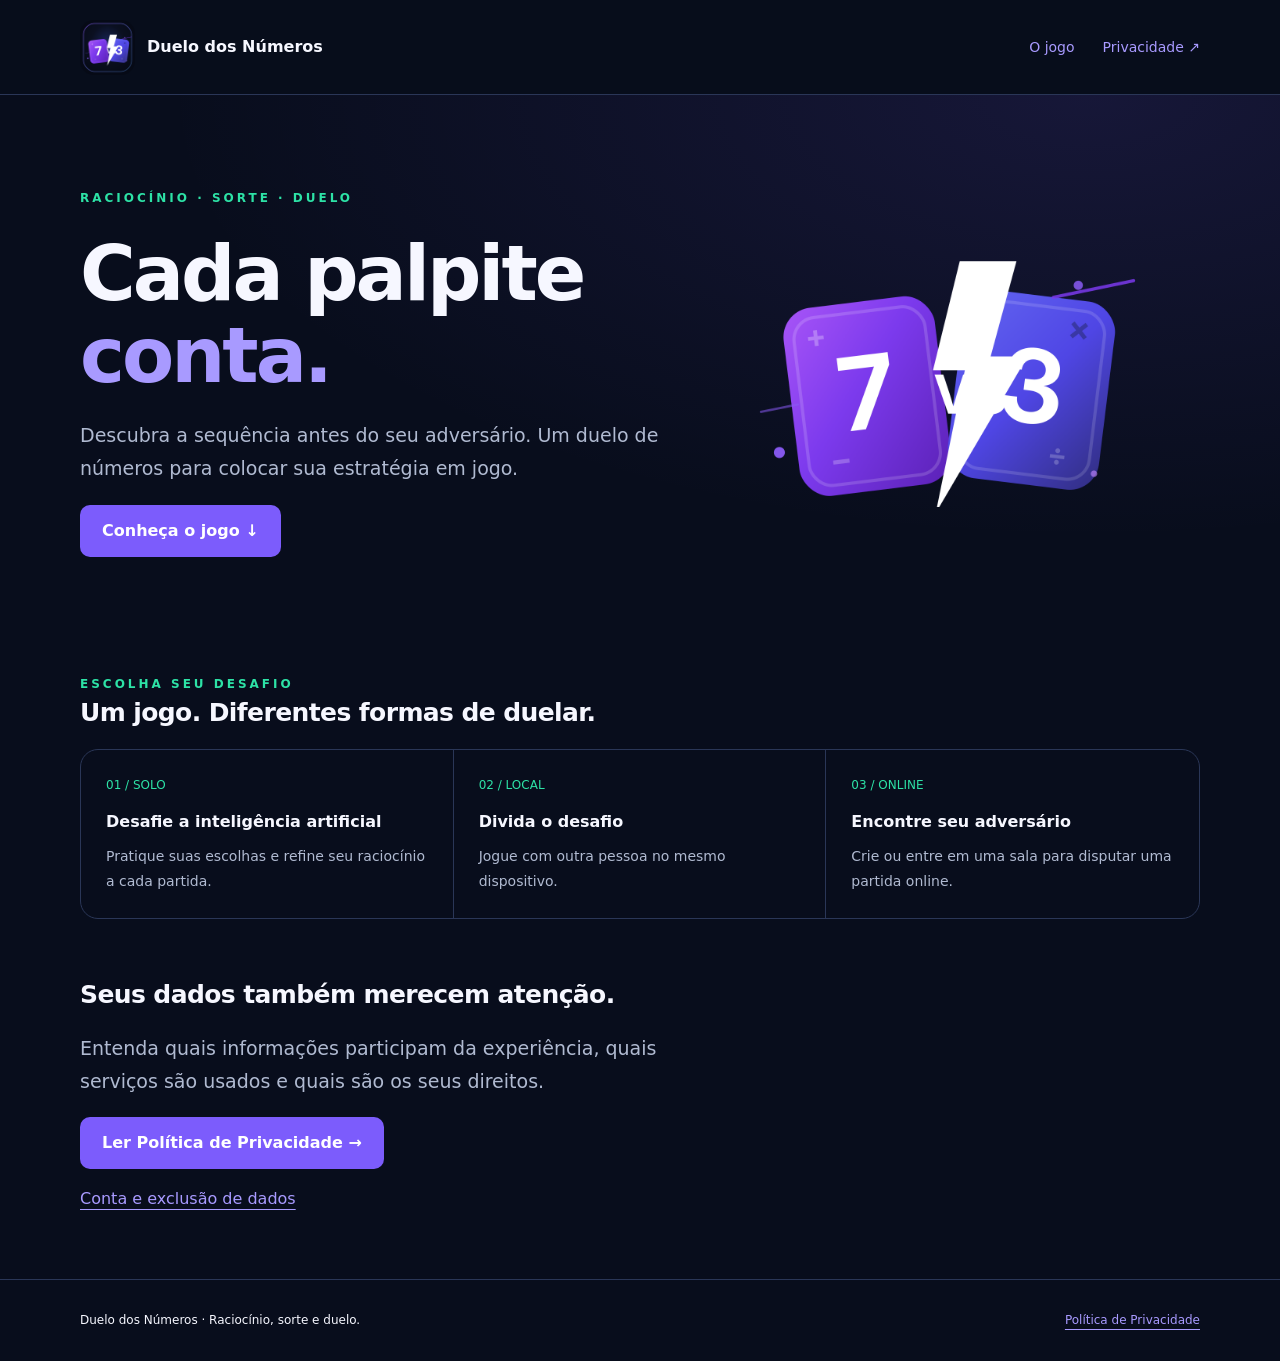
<file: index.html>
<!doctype html><html lang="pt-BR"><head><meta charset="utf-8"><meta name="viewport" content="width=device-width,initial-scale=1"><meta name="description" content="Duelo dos Números: raciocínio, sorte e duelo. Conheça o jogo e sua Política de Privacidade."><title>Duelo dos Números — Cada palpite conta</title><link rel="icon" href="assets/icon.png"><link rel="stylesheet" href="styles.css"></head><body><a class="skip" href="#conteudo">Pular para o conteúdo</a><header><div class="wrap"><a class="brand" href="index.html"><img src="assets/icon.png" alt="">Duelo dos Números</a><nav aria-label="Principal"><a href="#jogo">O jogo</a><a href="privacidade.html">Privacidade ↗</a></nav></div></header><main id="conteudo"><div class="hero"><div class="wrap game-hero"><div><span class="eyebrow">Raciocínio · Sorte · Duelo</span><h1>Cada palpite<br><span>conta.</span></h1><p class="lead">Descubra a sequência antes do seu adversário. Um duelo de números para colocar sua estratégia em jogo.</p><a class="action" href="#jogo">Conheça o jogo ↓</a></div><img src="assets/logo.png" alt="Logo Duelo dos Números"></div></div><section class="wrap intro-section" id="jogo"><span class="eyebrow">Escolha seu desafio</span><h2>Um jogo. Diferentes formas de duelar.</h2><div class="overview"><div><span class="num">01 / SOLO</span><b>Desafie a inteligência artificial</b><p>Pratique suas escolhas e refine seu raciocínio a cada partida.</p></div><div><span class="num">02 / LOCAL</span><b>Divida o desafio</b><p>Jogue com outra pessoa no mesmo dispositivo.</p></div><div><span class="num">03 / ONLINE</span><b>Encontre seu adversário</b><p>Crie ou entre em uma sala para disputar uma partida online.</p></div></div><h2>Seus dados também merecem atenção.</h2><p class="lead">Entenda quais informações participam da experiência, quais serviços são usados e quais são os seus direitos.</p><a class="action" href="privacidade.html">Ler Política de Privacidade →</a><p><a href="privacidade.html#exclusao">Conta e exclusão de dados</a></p></section></main><footer><div class="wrap"><span>Duelo dos Números · Raciocínio, sorte e duelo.</span><a href="privacidade.html">Política de Privacidade</a></div></footer></body></html>
</file>
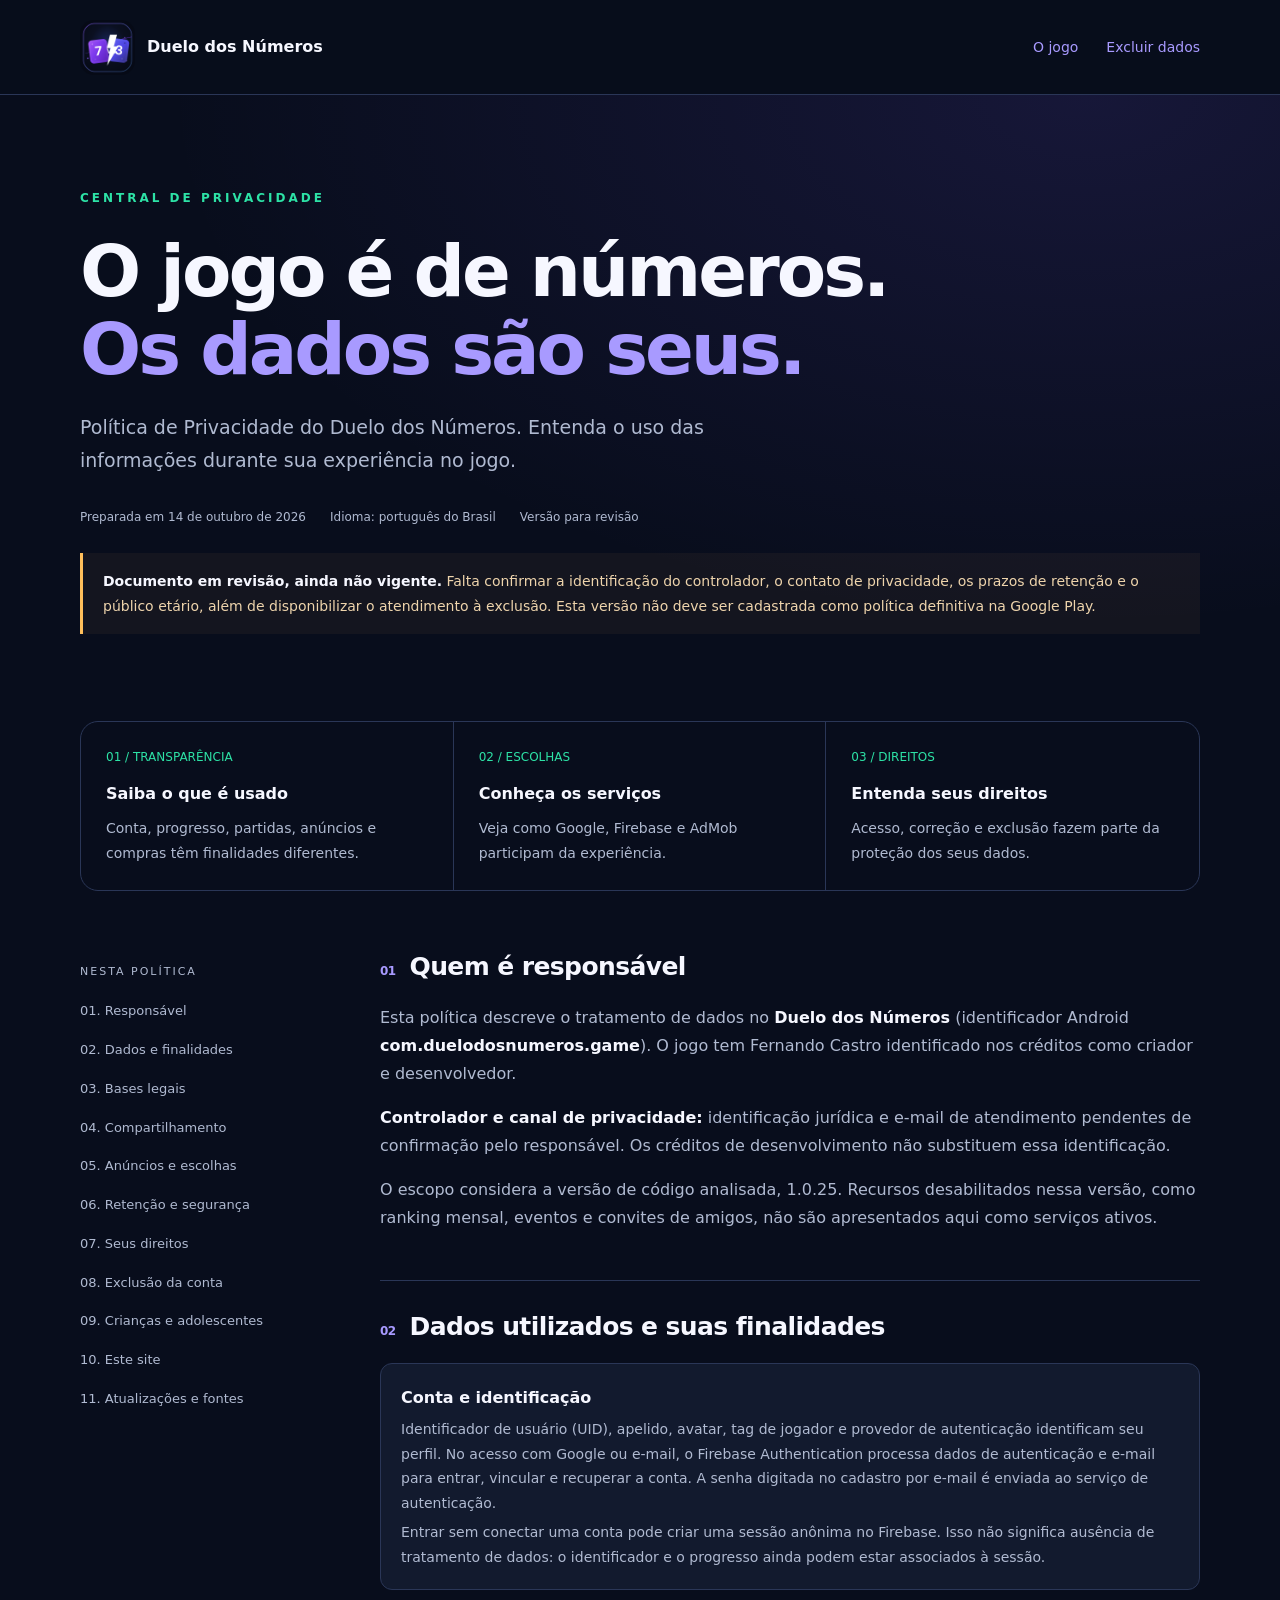
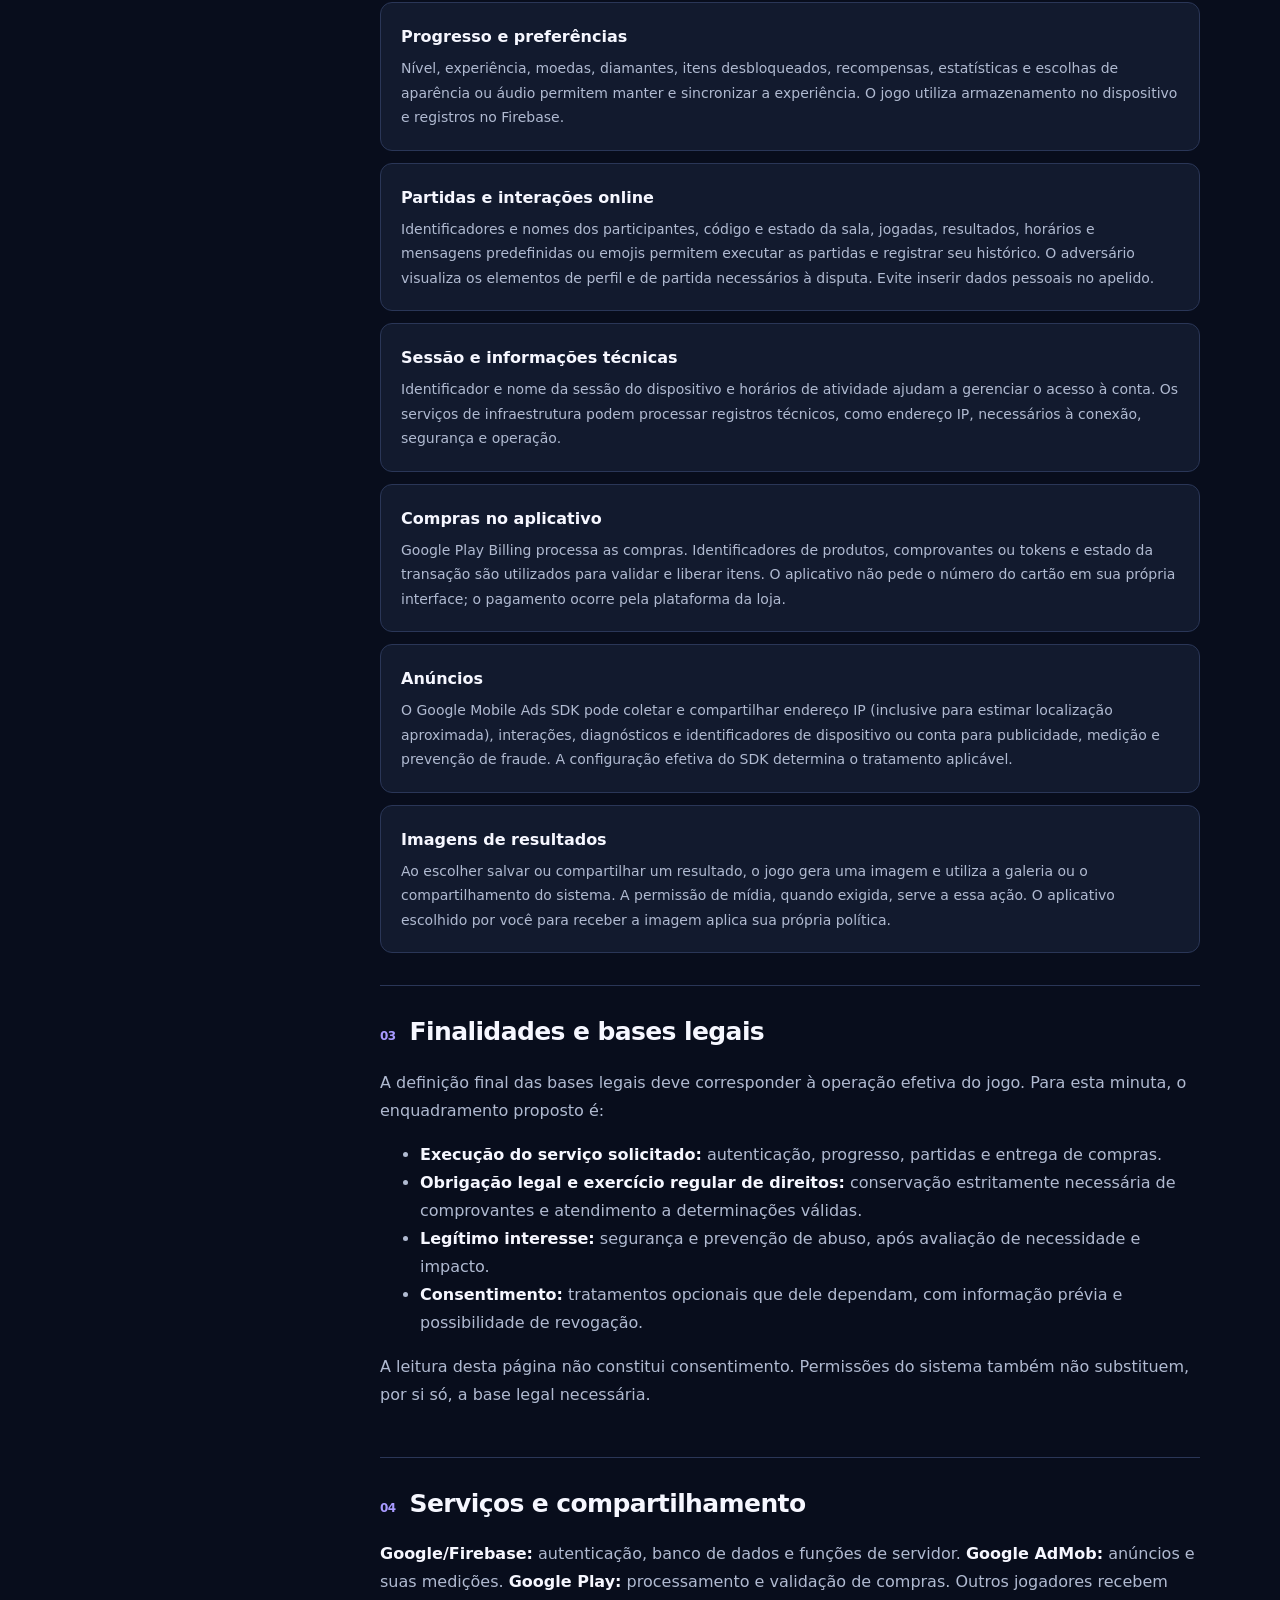
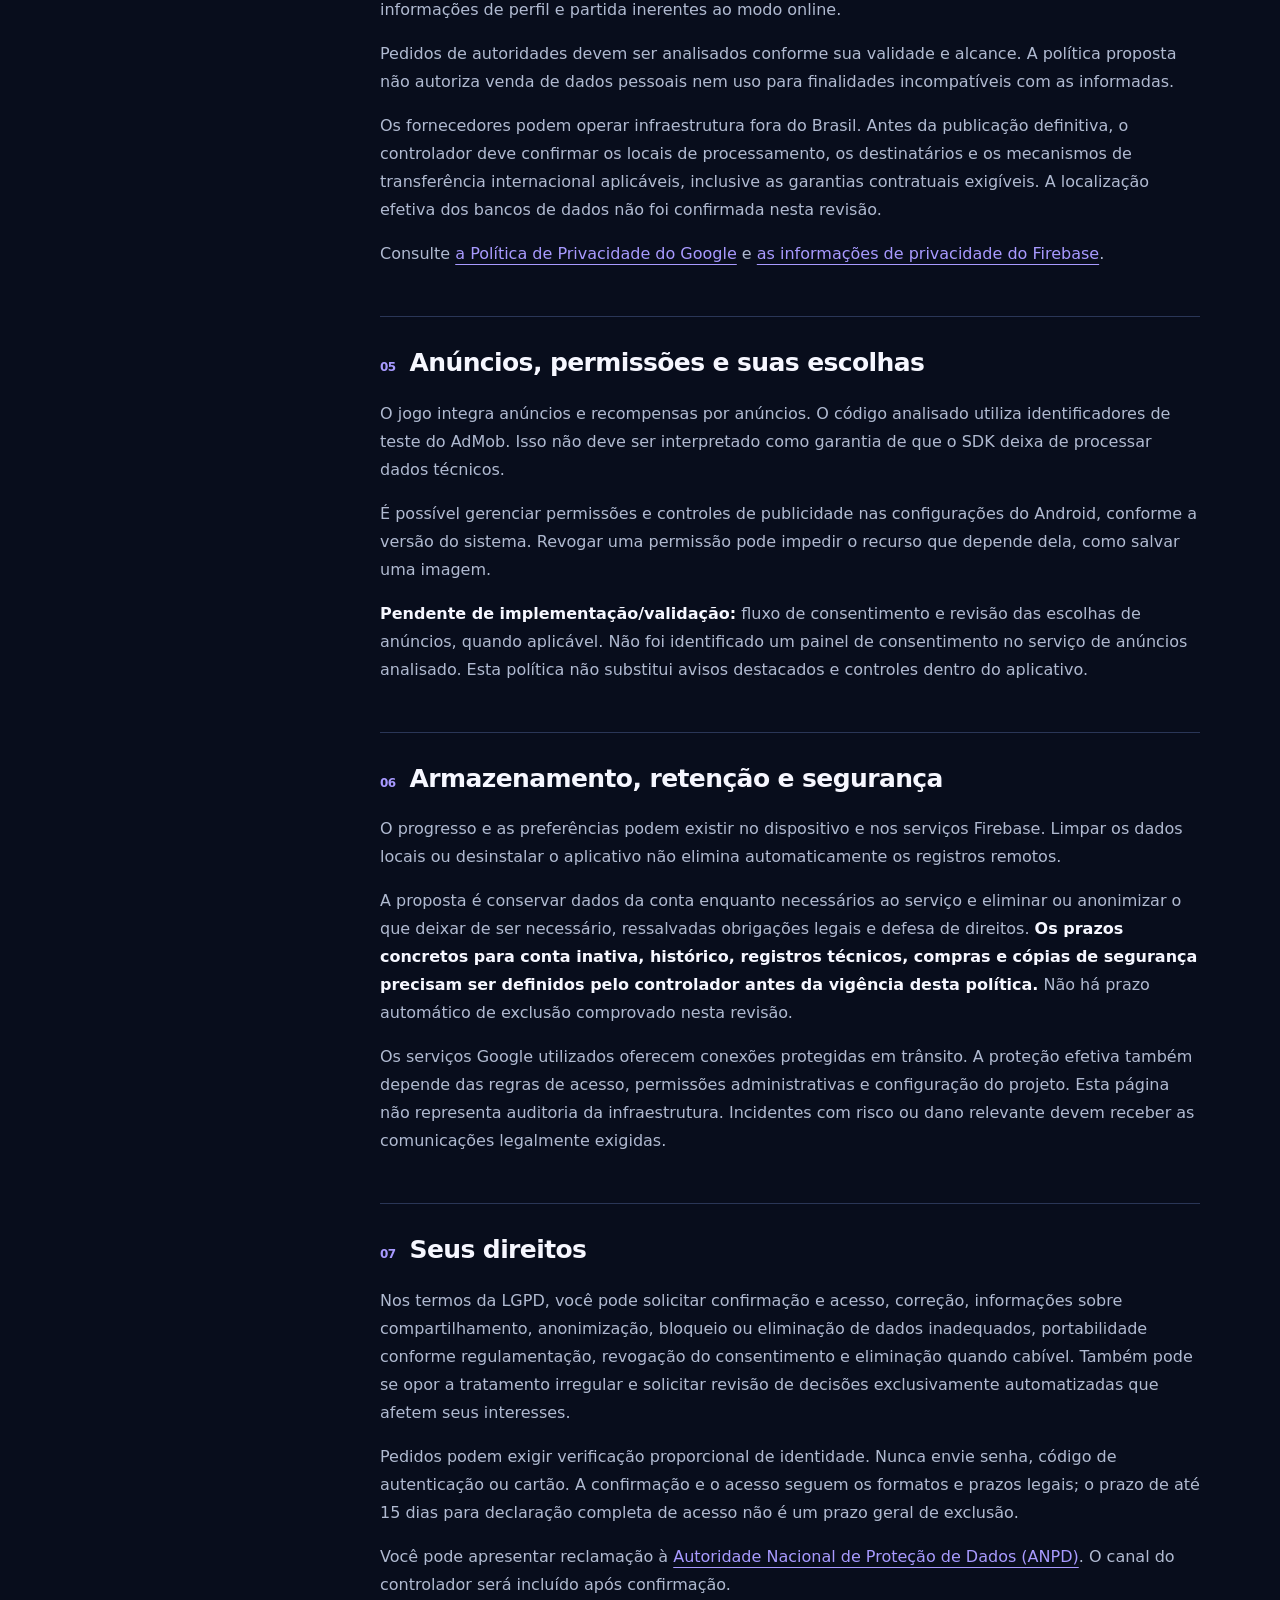
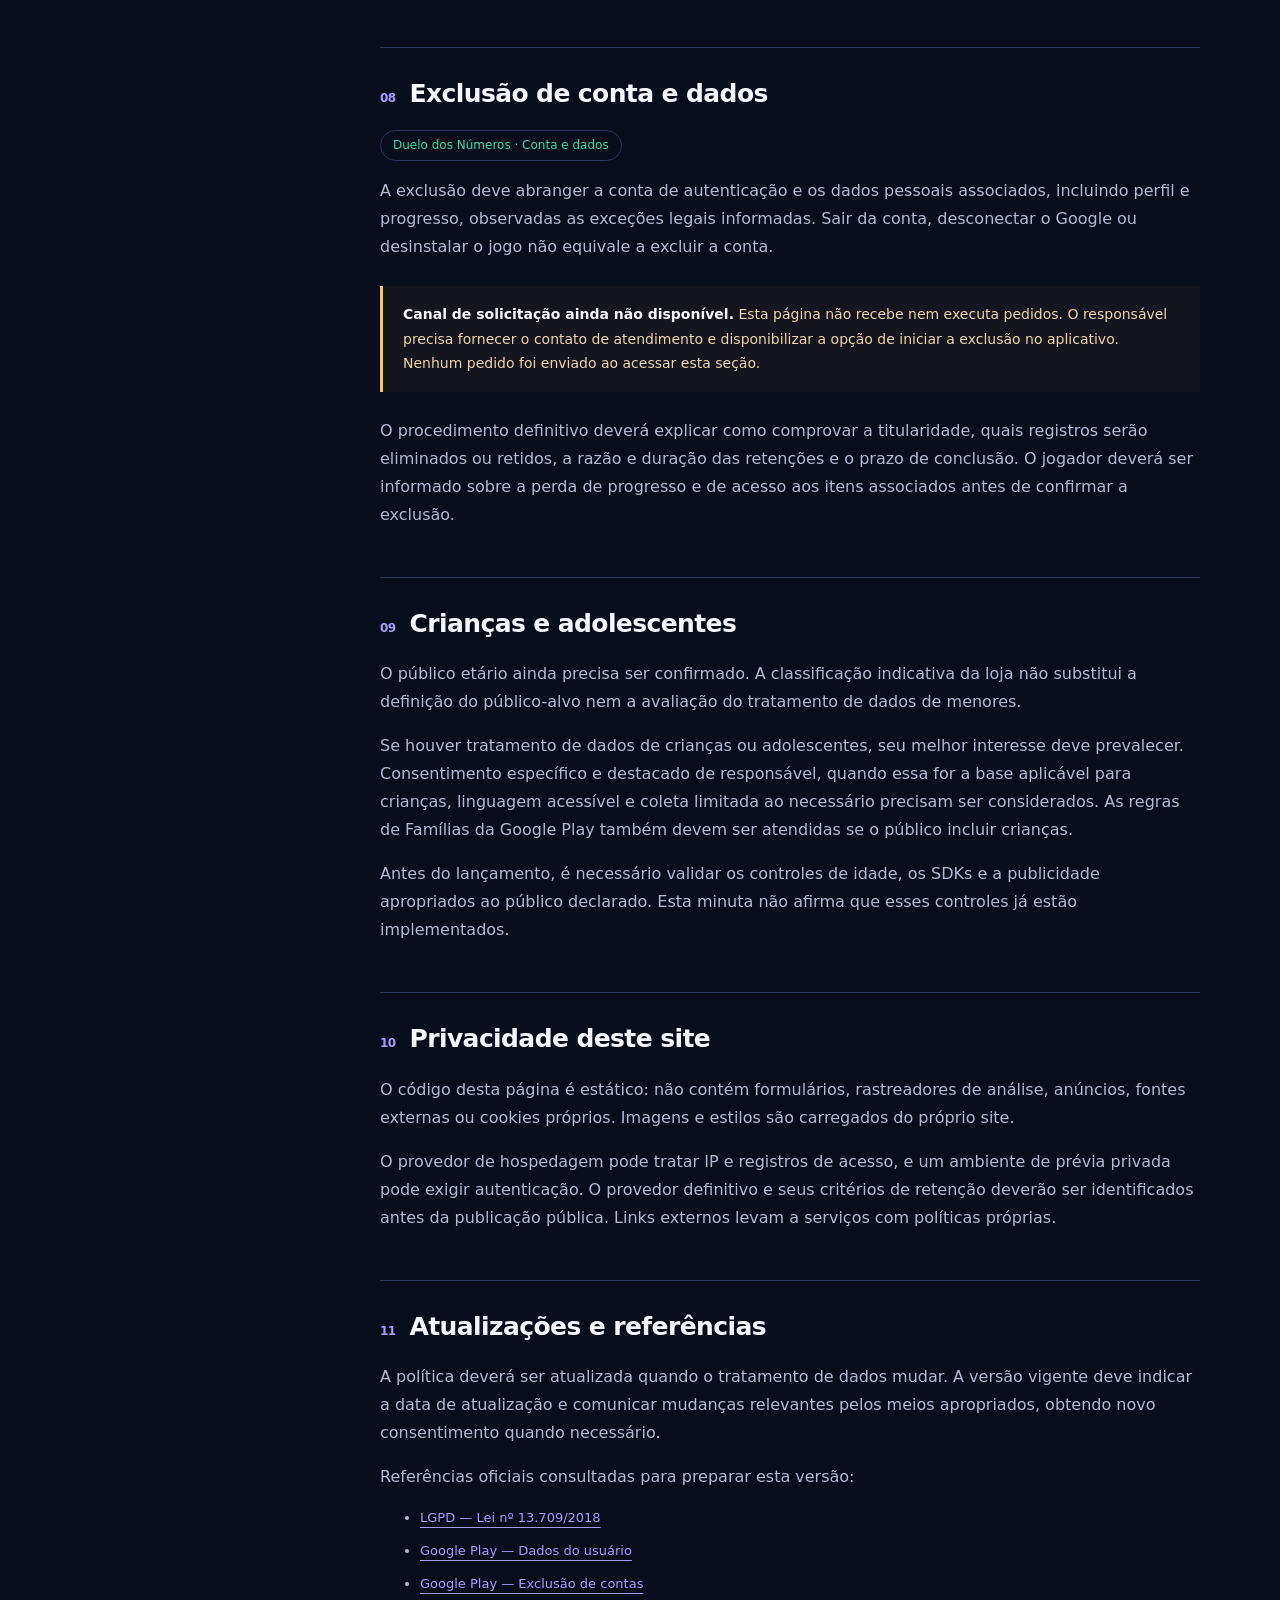
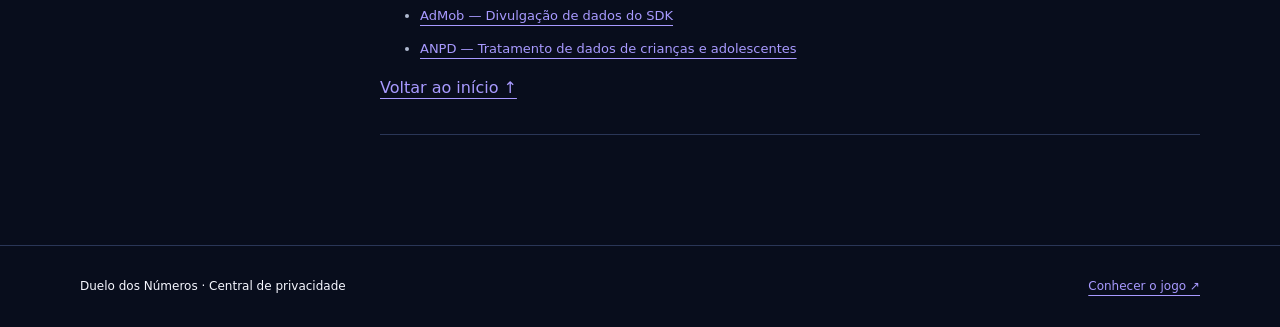
<file: privacidade.html>
<!doctype html><html lang="pt-BR"><head><meta charset="utf-8"><meta name="viewport" content="width=device-width,initial-scale=1"><meta name="robots" content="noindex"><meta name="description" content="Política de Privacidade do Duelo dos Números: dados, finalidades, serviços e direitos."><title>Política de Privacidade | Duelo dos Números</title><link rel="icon" href="assets/icon.png"><link rel="stylesheet" href="styles.css"></head><body><a class="skip" href="#conteudo">Pular para o conteúdo</a><header><div class="wrap"><a class="brand" href="index.html"><img src="assets/icon.png" alt="">Duelo dos Números</a><nav aria-label="Principal"><a href="index.html">O jogo</a><a href="#exclusao">Excluir dados</a></nav></div></header><main id="conteudo"><div class="hero"><div class="wrap"><span class="eyebrow">Central de privacidade</span><h1>O jogo é de números.<br><span>Os dados são seus.</span></h1><p class="lead">Política de Privacidade do Duelo dos Números. Entenda o uso das informações durante sua experiência no jogo.</p><div class="meta"><span>Preparada em 14 de outubro de 2026</span><span>Idioma: português do Brasil</span><span>Versão para revisão</span></div><div class="notice" role="note"><strong>Documento em revisão, ainda não vigente.</strong> Falta confirmar a identificação do controlador, o contato de privacidade, os prazos de retenção e o público etário, além de disponibilizar o atendimento à exclusão. Esta versão não deve ser cadastrada como política definitiva na Google Play.</div></div></div><div class="wrap"><div class="overview"><div><span class="num">01 / TRANSPARÊNCIA</span><b>Saiba o que é usado</b><p>Conta, progresso, partidas, anúncios e compras têm finalidades diferentes.</p></div><div><span class="num">02 / ESCOLHAS</span><b>Conheça os serviços</b><p>Veja como Google, Firebase e AdMob participam da experiência.</p></div><div><span class="num">03 / DIREITOS</span><b>Entenda seus direitos</b><p>Acesso, correção e exclusão fazem parte da proteção dos seus dados.</p></div></div><div class="layout"><aside aria-label="Nesta política"><p>NESTA POLÍTICA</p><a href="#responsavel">01. Responsável</a><a href="#dados">02. Dados e finalidades</a><a href="#bases">03. Bases legais</a><a href="#compartilhamento">04. Compartilhamento</a><a href="#anuncios">05. Anúncios e escolhas</a><a href="#armazenamento">06. Retenção e segurança</a><a href="#direitos">07. Seus direitos</a><a href="#exclusao">08. Exclusão da conta</a><a href="#criancas">09. Crianças e adolescentes</a><a href="#site">10. Este site</a><a href="#alteracoes">11. Atualizações e fontes</a></aside><article><section id="responsavel"><h2><small>01</small>Quem é responsável</h2><p>Esta política descreve o tratamento de dados no <strong>Duelo dos Números</strong> (identificador Android <strong>com.duelodosnumeros.game</strong>). O jogo tem Fernando Castro identificado nos créditos como criador e desenvolvedor.</p><p><strong>Controlador e canal de privacidade:</strong> identificação jurídica e e-mail de atendimento pendentes de confirmação pelo responsável. Os créditos de desenvolvimento não substituem essa identificação.</p><p>O escopo considera a versão de código analisada, 1.0.25. Recursos desabilitados nessa versão, como ranking mensal, eventos e convites de amigos, não são apresentados aqui como serviços ativos.</p></section><section id="dados"><h2><small>02</small>Dados utilizados e suas finalidades</h2><div class="data"><div><strong>Conta e identificação</strong><p>Identificador de usuário (UID), apelido, avatar, tag de jogador e provedor de autenticação identificam seu perfil. No acesso com Google ou e-mail, o Firebase Authentication processa dados de autenticação e e-mail para entrar, vincular e recuperar a conta. A senha digitada no cadastro por e-mail é enviada ao serviço de autenticação.</p><p>Entrar sem conectar uma conta pode criar uma sessão anônima no Firebase. Isso não significa ausência de tratamento de dados: o identificador e o progresso ainda podem estar associados à sessão.</p></div><div><strong>Progresso e preferências</strong><p>Nível, experiência, moedas, diamantes, itens desbloqueados, recompensas, estatísticas e escolhas de aparência ou áudio permitem manter e sincronizar a experiência. O jogo utiliza armazenamento no dispositivo e registros no Firebase.</p></div><div><strong>Partidas e interações online</strong><p>Identificadores e nomes dos participantes, código e estado da sala, jogadas, resultados, horários e mensagens predefinidas ou emojis permitem executar as partidas e registrar seu histórico. O adversário visualiza os elementos de perfil e de partida necessários à disputa. Evite inserir dados pessoais no apelido.</p></div><div><strong>Sessão e informações técnicas</strong><p>Identificador e nome da sessão do dispositivo e horários de atividade ajudam a gerenciar o acesso à conta. Os serviços de infraestrutura podem processar registros técnicos, como endereço IP, necessários à conexão, segurança e operação.</p></div><div><strong>Compras no aplicativo</strong><p>Google Play Billing processa as compras. Identificadores de produtos, comprovantes ou tokens e estado da transação são utilizados para validar e liberar itens. O aplicativo não pede o número do cartão em sua própria interface; o pagamento ocorre pela plataforma da loja.</p></div><div><strong>Anúncios</strong><p>O Google Mobile Ads SDK pode coletar e compartilhar endereço IP (inclusive para estimar localização aproximada), interações, diagnósticos e identificadores de dispositivo ou conta para publicidade, medição e prevenção de fraude. A configuração efetiva do SDK determina o tratamento aplicável.</p></div><div><strong>Imagens de resultados</strong><p>Ao escolher salvar ou compartilhar um resultado, o jogo gera uma imagem e utiliza a galeria ou o compartilhamento do sistema. A permissão de mídia, quando exigida, serve a essa ação. O aplicativo escolhido por você para receber a imagem aplica sua própria política.</p></div></div></section><section id="bases"><h2><small>03</small>Finalidades e bases legais</h2><p>A definição final das bases legais deve corresponder à operação efetiva do jogo. Para esta minuta, o enquadramento proposto é:</p><ul><li><strong>Execução do serviço solicitado:</strong> autenticação, progresso, partidas e entrega de compras.</li><li><strong>Obrigação legal e exercício regular de direitos:</strong> conservação estritamente necessária de comprovantes e atendimento a determinações válidas.</li><li><strong>Legítimo interesse:</strong> segurança e prevenção de abuso, após avaliação de necessidade e impacto.</li><li><strong>Consentimento:</strong> tratamentos opcionais que dele dependam, com informação prévia e possibilidade de revogação.</li></ul><p>A leitura desta página não constitui consentimento. Permissões do sistema também não substituem, por si só, a base legal necessária.</p></section><section id="compartilhamento"><h2><small>04</small>Serviços e compartilhamento</h2><p><strong>Google/Firebase:</strong> autenticação, banco de dados e funções de servidor. <strong>Google AdMob:</strong> anúncios e suas medições. <strong>Google Play:</strong> processamento e validação de compras. Outros jogadores recebem informações de perfil e partida inerentes ao modo online.</p><p>Pedidos de autoridades devem ser analisados conforme sua validade e alcance. A política proposta não autoriza venda de dados pessoais nem uso para finalidades incompatíveis com as informadas.</p><p>Os fornecedores podem operar infraestrutura fora do Brasil. Antes da publicação definitiva, o controlador deve confirmar os locais de processamento, os destinatários e os mecanismos de transferência internacional aplicáveis, inclusive as garantias contratuais exigíveis. A localização efetiva dos bancos de dados não foi confirmada nesta revisão.</p><p>Consulte <a href="https://policies.google.com/privacy?hl=pt-BR">a Política de Privacidade do Google</a> e <a href="https://firebase.google.com/support/privacy?hl=pt-br">as informações de privacidade do Firebase</a>.</p></section><section id="anuncios"><h2><small>05</small>Anúncios, permissões e suas escolhas</h2><p>O jogo integra anúncios e recompensas por anúncios. O código analisado utiliza identificadores de teste do AdMob. Isso não deve ser interpretado como garantia de que o SDK deixa de processar dados técnicos.</p><p>É possível gerenciar permissões e controles de publicidade nas configurações do Android, conforme a versão do sistema. Revogar uma permissão pode impedir o recurso que depende dela, como salvar uma imagem.</p><p><strong>Pendente de implementação/validação:</strong> fluxo de consentimento e revisão das escolhas de anúncios, quando aplicável. Não foi identificado um painel de consentimento no serviço de anúncios analisado. Esta política não substitui avisos destacados e controles dentro do aplicativo.</p></section><section id="armazenamento"><h2><small>06</small>Armazenamento, retenção e segurança</h2><p>O progresso e as preferências podem existir no dispositivo e nos serviços Firebase. Limpar os dados locais ou desinstalar o aplicativo não elimina automaticamente os registros remotos.</p><p>A proposta é conservar dados da conta enquanto necessários ao serviço e eliminar ou anonimizar o que deixar de ser necessário, ressalvadas obrigações legais e defesa de direitos. <strong>Os prazos concretos para conta inativa, histórico, registros técnicos, compras e cópias de segurança precisam ser definidos pelo controlador antes da vigência desta política.</strong> Não há prazo automático de exclusão comprovado nesta revisão.</p><p>Os serviços Google utilizados oferecem conexões protegidas em trânsito. A proteção efetiva também depende das regras de acesso, permissões administrativas e configuração do projeto. Esta página não representa auditoria da infraestrutura. Incidentes com risco ou dano relevante devem receber as comunicações legalmente exigidas.</p></section><section id="direitos"><h2><small>07</small>Seus direitos</h2><p>Nos termos da LGPD, você pode solicitar confirmação e acesso, correção, informações sobre compartilhamento, anonimização, bloqueio ou eliminação de dados inadequados, portabilidade conforme regulamentação, revogação do consentimento e eliminação quando cabível. Também pode se opor a tratamento irregular e solicitar revisão de decisões exclusivamente automatizadas que afetem seus interesses.</p><p>Pedidos podem exigir verificação proporcional de identidade. Nunca envie senha, código de autenticação ou cartão. A confirmação e o acesso seguem os formatos e prazos legais; o prazo de até 15 dias para declaração completa de acesso não é um prazo geral de exclusão.</p><p>Você pode apresentar reclamação à <a href="https://www.gov.br/anpd/pt-br">Autoridade Nacional de Proteção de Dados (ANPD)</a>. O canal do controlador será incluído após confirmação.</p></section><section id="exclusao"><h2><small>08</small>Exclusão de conta e dados</h2><span class="tag">Duelo dos Números · Conta e dados</span><p>A exclusão deve abranger a conta de autenticação e os dados pessoais associados, incluindo perfil e progresso, observadas as exceções legais informadas. Sair da conta, desconectar o Google ou desinstalar o jogo não equivale a excluir a conta.</p><div class="notice"><strong>Canal de solicitação ainda não disponível.</strong> Esta página não recebe nem executa pedidos. O responsável precisa fornecer o contato de atendimento e disponibilizar a opção de iniciar a exclusão no aplicativo. Nenhum pedido foi enviado ao acessar esta seção.</div><p>O procedimento definitivo deverá explicar como comprovar a titularidade, quais registros serão eliminados ou retidos, a razão e duração das retenções e o prazo de conclusão. O jogador deverá ser informado sobre a perda de progresso e de acesso aos itens associados antes de confirmar a exclusão.</p></section><section id="criancas"><h2><small>09</small>Crianças e adolescentes</h2><p>O público etário ainda precisa ser confirmado. A classificação indicativa da loja não substitui a definição do público-alvo nem a avaliação do tratamento de dados de menores.</p><p>Se houver tratamento de dados de crianças ou adolescentes, seu melhor interesse deve prevalecer. Consentimento específico e destacado de responsável, quando essa for a base aplicável para crianças, linguagem acessível e coleta limitada ao necessário precisam ser considerados. As regras de Famílias da Google Play também devem ser atendidas se o público incluir crianças.</p><p>Antes do lançamento, é necessário validar os controles de idade, os SDKs e a publicidade apropriados ao público declarado. Esta minuta não afirma que esses controles já estão implementados.</p></section><section id="site"><h2><small>10</small>Privacidade deste site</h2><p>O código desta página é estático: não contém formulários, rastreadores de análise, anúncios, fontes externas ou cookies próprios. Imagens e estilos são carregados do próprio site.</p><p>O provedor de hospedagem pode tratar IP e registros de acesso, e um ambiente de prévia privada pode exigir autenticação. O provedor definitivo e seus critérios de retenção deverão ser identificados antes da publicação pública. Links externos levam a serviços com políticas próprias.</p></section><section id="alteracoes"><h2><small>11</small>Atualizações e referências</h2><p>A política deverá ser atualizada quando o tratamento de dados mudar. A versão vigente deve indicar a data de atualização e comunicar mudanças relevantes pelos meios apropriados, obtendo novo consentimento quando necessário.</p><p>Referências oficiais consultadas para preparar esta versão:</p><ul class="sources"><li><a href="https://www.planalto.gov.br/ccivil_03/_ato2015-2018/2018/lei/l13709compilado.htm">LGPD — Lei nº 13.709/2018</a></li><li><a href="https://support.google.com/googleplay/android-developer/answer/10144311?hl=pt-BR">Google Play — Dados do usuário</a></li><li><a href="https://support.google.com/googleplay/android-developer/answer/13327111?hl=pt-BR">Google Play — Exclusão de contas</a></li><li><a href="https://developers.google.com/admob/android/privacy/play-data-disclosure?hl=pt-br">AdMob — Divulgação de dados do SDK</a></li><li><a href="https://www.gov.br/anpd/pt-br/assuntos/noticias/anpd-divulga-enunciado-sobre-o-tratamento-de-dados-pessoais-de-criancas-e-adolescentes">ANPD — Tratamento de dados de crianças e adolescentes</a></li></ul><a href="#conteudo">Voltar ao início ↑</a></section></article></div></div></main><footer><div class="wrap"><span>Duelo dos Números · Central de privacidade</span><a href="index.html">Conhecer o jogo ↗</a></div></footer></body></html>
</file>
<file: styles.css>
:root{color-scheme:dark;--bg:#080d1c;--panel:#121a2e;--line:#2a3657;--text:#f6f7ff;--muted:#b0bad1;--purple:#a89aff;--green:#2de2a6}*{box-sizing:border-box}html{scroll-behavior:smooth;scroll-padding-top:100px}body{margin:0;background:var(--bg);color:var(--text);font:16px/1.75 system-ui,sans-serif}a{color:var(--purple);text-underline-offset:5px}a:hover{color:var(--green)}a:focus-visible,summary:focus-visible{outline:3px solid var(--green);outline-offset:6px}.wrap{width:min(1120px,90%);margin:auto}.skip{position:absolute;top:-100px}.skip:focus{top:12px;z-index:10;background:var(--panel)}header{border-bottom:1px solid var(--line);background:#080d1cf5}header .wrap{display:flex;align-items:center;justify-content:space-between;gap:24px;min-height:94px}.brand{display:flex;align-items:center;gap:12px;color:var(--text);text-decoration:none;font-weight:800}.brand img{width:55px;height:55px;border-radius:14px}nav{display:flex;gap:28px;font-size:14px}nav a{text-decoration:none}.hero{position:relative;padding:88px 0 62px;background:radial-gradient(ellipse at 85% 0%,#7c5cfc20,transparent 60%)}.eyebrow{font-size:12px;font-weight:800;letter-spacing:3px;color:var(--green);text-transform:uppercase}h1{font-size:clamp(40px,6vw,72px);line-height:1.08;letter-spacing:-3px;margin:22px 0}h1 span{color:var(--purple)}.lead{max-width:650px;color:var(--muted);font-size:19px}.meta{display:flex;gap:24px;flex-wrap:wrap;font-size:12px;color:var(--muted);margin-top:30px}.notice{border-left:3px solid #ffbf5b;background:#ffbf5b0c;color:#eed4ac;padding:16px 20px;font-size:14px;margin:25px 0}.overview{display:grid;grid-template-columns:repeat(3,1fr);border:1px solid var(--line);border-radius:18px;margin:0 0 60px;overflow:hidden}.overview>div{padding:25px;border-right:1px solid var(--line)}.overview>div:last-child{border:0}.overview b{display:block;font-size:16px}.overview p{color:var(--muted);font-size:14px;margin:8px 0 0}.num{color:var(--green);font-size:12px;display:block;margin-bottom:12px}.layout{display:grid;grid-template-columns:230px minmax(0,1fr);gap:70px;padding-bottom:80px}aside{align-self:start;position:sticky;top:30px}aside p{font-size:11px;letter-spacing:2px;color:var(--muted)}aside a{display:block;text-decoration:none;font-size:13px;padding:8px 0;color:var(--muted)}article section{padding:0 0 32px;margin-bottom:30px;border-bottom:1px solid var(--line)}h2{font-size:25px;letter-spacing:-.6px;line-height:1.3;margin:0 0 20px}h2 small{font-size:12px;color:var(--purple);margin-right:14px}h3{font-size:17px}p,li{color:var(--muted)}strong{color:var(--text)}.data{display:grid;gap:12px}.data>div{background:var(--panel);border:1px solid var(--line);padding:20px;border-radius:12px}.data p{margin:5px 0 0;font-size:14px}.tag{display:inline-block;border:1px solid var(--line);border-radius:30px;padding:4px 12px;font-size:12px;color:var(--green)}.action{display:inline-block;background:#7c5cfc;color:white;padding:12px 22px;border-radius:10px;text-decoration:none;font-weight:700}.action:hover{background:#9277ff;color:white}footer{border-top:1px solid var(--line);padding:30px 0;font-size:12px}footer .wrap{display:flex;justify-content:space-between;gap:20px}.game-hero{display:grid;grid-template-columns:1.2fr 1fr;align-items:center;gap:40px}.game-hero img{width:100%;max-width:430px}.game-hero h1{font-size:clamp(42px,6vw,76px)}.intro-section{padding:50px 0}.sources{font-size:13px}.sources li{margin:10px 0} @media(max-width:760px){header .wrap{min-height:80px}.brand{font-size:12px}.brand img{width:40px;height:40px}nav{gap:14px;font-size:12px}.hero{padding:48px 0 35px}h1{letter-spacing:-2px}.overview{grid-template-columns:1fr;margin-bottom:32px}.overview>div{border-right:0;border-bottom:1px solid var(--line);padding:20px}.layout{grid-template-columns:1fr;gap:30px}aside{position:static;border-bottom:1px solid var(--line);padding-bottom:20px}aside a{display:inline-block;margin-right:18px}footer .wrap{flex-direction:column}.game-hero{grid-template-columns:1fr}.game-hero img{max-width:260px;justify-self:center;grid-row:1}.lead{font-size:17px}}@media(prefers-reduced-motion:reduce){html{scroll-behavior:auto}}@media print{body{background:white;color:black}header,aside,.skip,footer{display:none}.layout{display:block}.wrap{width:100%}p,li,strong,h1 span{color:black}.hero{padding:20px 0}section{break-inside:avoid}.data>div{background:white}.notice{color:black}a{color:black}}
</file>
